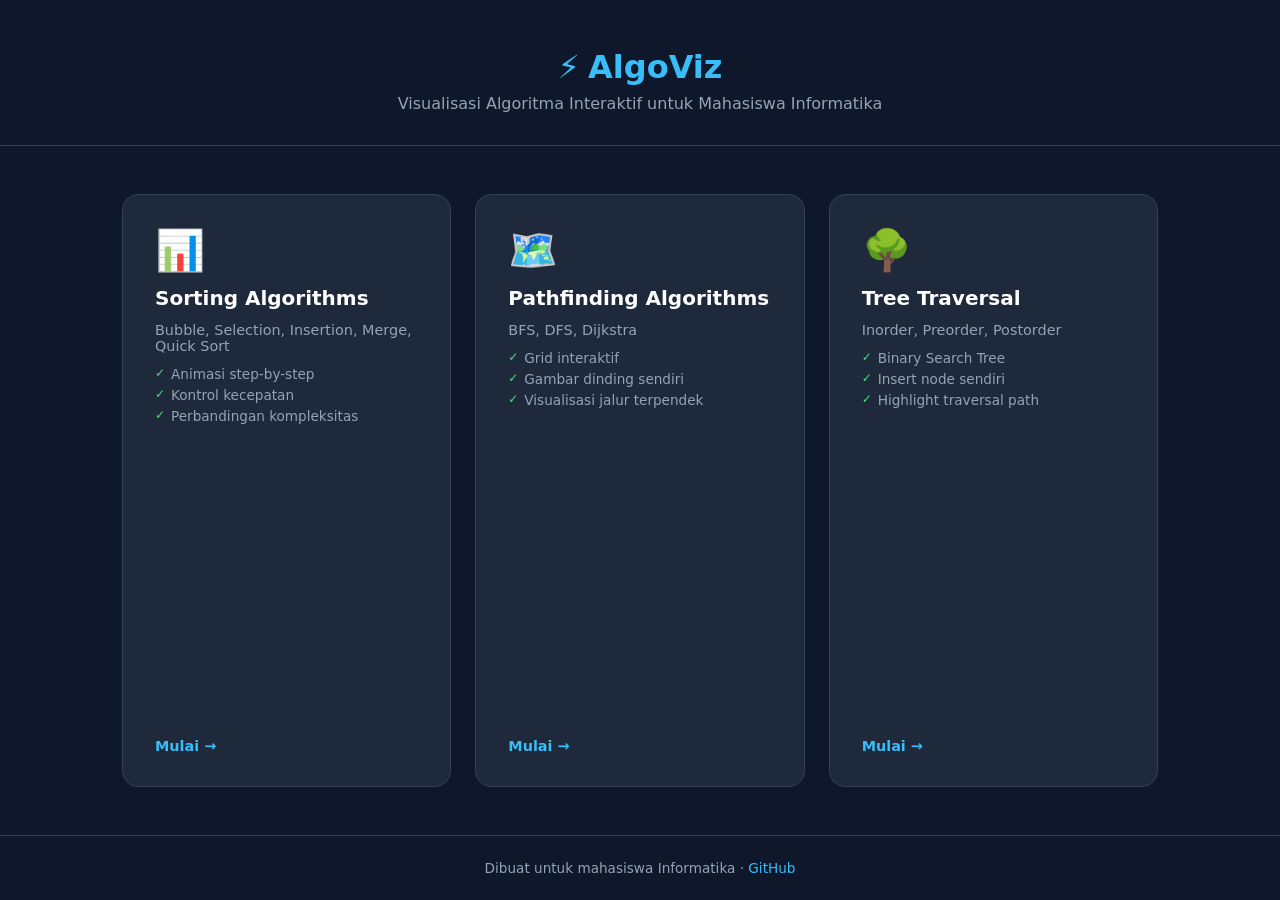
<file: index.html>
<!DOCTYPE html>
<html lang="id">
<head>
  <meta charset="UTF-8"/>
  <meta name="viewport" content="width=device-width, initial-scale=1.0"/>
  <title>Algorithm Visualizer</title>
  <link rel="stylesheet" href="css/style.css"/>
</head>
<body>
  <header>
    <div class="logo">
      <span class="logo-icon">⚡</span>
      <span>AlgoViz</span>
    </div>
    <p class="tagline">Visualisasi Algoritma Interaktif untuk Mahasiswa Informatika</p>
  </header>

  <main class="cards">
    <a href="pages/sorting.html" class="card">
      <div class="card-icon">📊</div>
      <h2>Sorting Algorithms</h2>
      <p>Bubble, Selection, Insertion, Merge, Quick Sort</p>
      <ul>
        <li>Animasi step-by-step</li>
        <li>Kontrol kecepatan</li>
        <li>Perbandingan kompleksitas</li>
      </ul>
      <span class="card-btn">Mulai →</span>
    </a>

    <a href="pages/pathfinding.html" class="card">
      <div class="card-icon">🗺️</div>
      <h2>Pathfinding Algorithms</h2>
      <p>BFS, DFS, Dijkstra</p>
      <ul>
        <li>Grid interaktif</li>
        <li>Gambar dinding sendiri</li>
        <li>Visualisasi jalur terpendek</li>
      </ul>
      <span class="card-btn">Mulai →</span>
    </a>

    <a href="pages/tree.html" class="card">
      <div class="card-icon">🌳</div>
      <h2>Tree Traversal</h2>
      <p>Inorder, Preorder, Postorder</p>
      <ul>
        <li>Binary Search Tree</li>
        <li>Insert node sendiri</li>
        <li>Highlight traversal path</li>
      </ul>
      <span class="card-btn">Mulai →</span>
    </a>
  </main>

  <footer>
    <p>Dibuat untuk mahasiswa Informatika · <a href="https://github.com/moonzyr17/IF3123" target="_blank">GitHub</a></p>
  </footer>
</body>
</html>
</file>
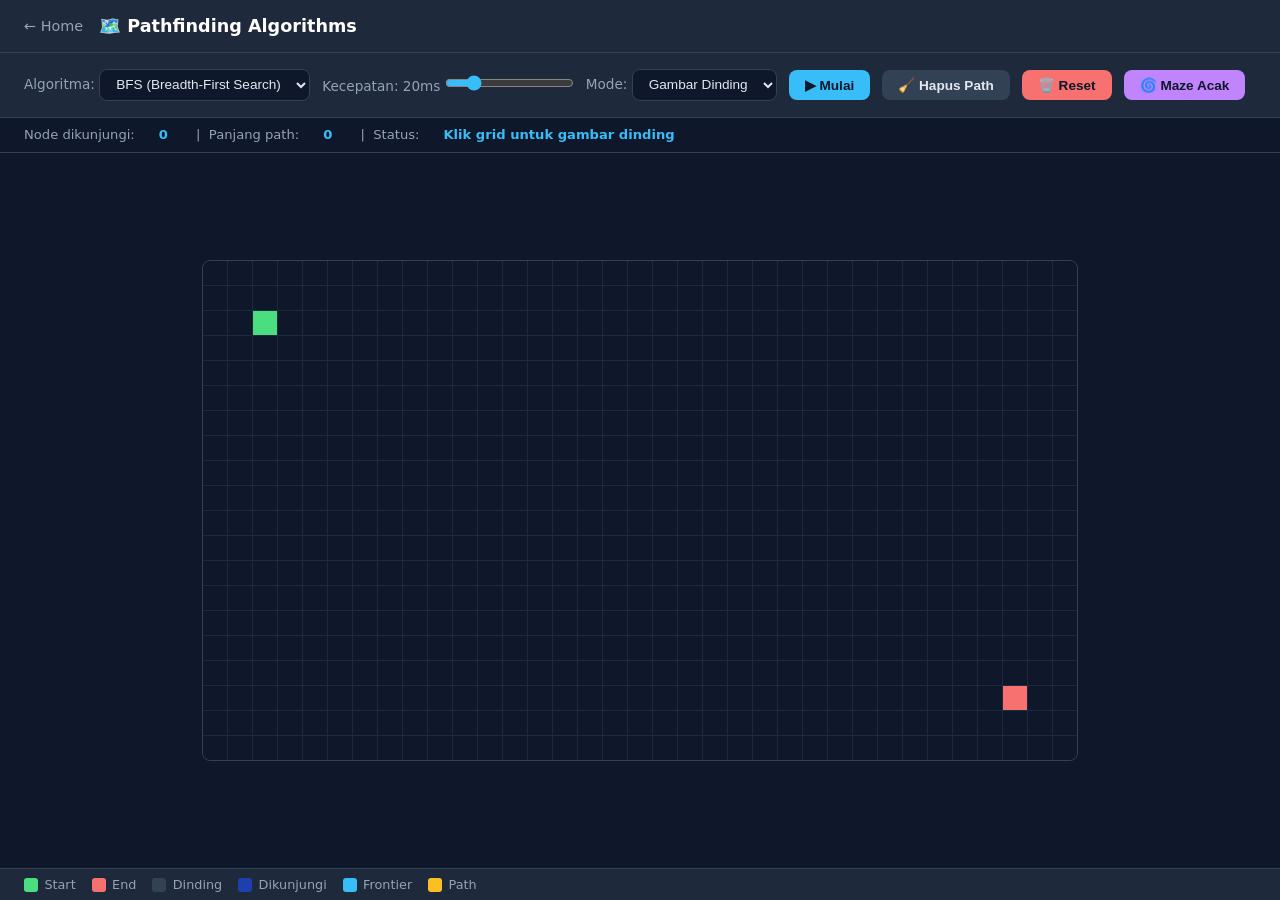
<file: pages/pathfinding.html>
<!DOCTYPE html>
<html lang="id">
<head>
  <meta charset="UTF-8"/>
  <meta name="viewport" content="width=device-width, initial-scale=1.0"/>
  <title>Pathfinding Visualizer · AlgoViz</title>
  <link rel="stylesheet" href="../css/style.css"/>
  <style>
    body { display: flex; flex-direction: column; height: 100vh; overflow: hidden; }
    #grid-container {
      flex: 1;
      display: flex;
      align-items: center;
      justify-content: center;
      padding: 1rem;
      overflow: auto;
    }
    #grid {
      display: inline-grid;
      gap: 1px;
      background: #1e293b;
      border: 1px solid #334155;
      border-radius: 0.5rem;
      overflow: hidden;
    }
    .cell {
      width: 24px;
      height: 24px;
      background: #0f172a;
      cursor: pointer;
      transition: background 0.1s;
    }
    .cell.wall    { background: #334155; }
    .cell.start   { background: #4ade80; }
    .cell.end     { background: #f87171; }
    .cell.visited { background: #1e40af; animation: visitAnim 0.3s ease; }
    .cell.path    { background: #fbbf24; animation: pathAnim 0.3s ease; }
    .cell.frontier{ background: #38bdf8; }
    @keyframes visitAnim {
      0%   { transform: scale(0.3); background: #818cf8; }
      50%  { transform: scale(1.1); }
      100% { transform: scale(1); background: #1e40af; }
    }
    @keyframes pathAnim {
      0%   { transform: scale(0.5); }
      100% { transform: scale(1); }
    }
    .legend {
      display: flex;
      gap: 1rem;
      padding: 0.5rem 1.5rem;
      flex-wrap: wrap;
      font-size: 0.8rem;
      color: #94a3b8;
      border-top: 1px solid #334155;
      background: #1e293b;
    }
    .legend-item { display: flex; align-items: center; gap: 0.4rem; }
    .legend-dot { width: 14px; height: 14px; border-radius: 3px; }
  </style>
</head>
<body>
  <div class="page-header">
    <a href="../index.html">← Home</a>
    <h1>🗺️ Pathfinding Algorithms</h1>
  </div>

  <div class="controls">
    <label>Algoritma:
      <select id="algo">
        <option value="bfs">BFS (Breadth-First Search)</option>
        <option value="dfs">DFS (Depth-First Search)</option>
        <option value="dijkstra">Dijkstra</option>
      </select>
    </label>
    <label>Kecepatan: <span id="speedVal">20</span>ms
      <input type="range" id="speed" min="1" max="100" value="20"/>
    </label>
    <label>Mode:
      <select id="mode">
        <option value="wall">Gambar Dinding</option>
        <option value="start">Pindah Start</option>
        <option value="end">Pindah End</option>
      </select>
    </label>
    <button class="btn btn-primary" onclick="startSearch()">▶ Mulai</button>
    <button class="btn btn-secondary" onclick="clearPath()">🧹 Hapus Path</button>
    <button class="btn btn-red" onclick="clearAll()">🗑️ Reset</button>
    <button class="btn btn-purple" onclick="generateMaze()">🌀 Maze Acak</button>
  </div>

  <div class="info-bar">
    Node dikunjungi: <span id="visitedCount">0</span> &nbsp;|&nbsp;
    Panjang path: <span id="pathLen">0</span> &nbsp;|&nbsp;
    Status: <span id="statusText">Klik grid untuk gambar dinding</span>
  </div>

  <div id="grid-container">
    <div id="grid"></div>
  </div>

  <div class="legend">
    <div class="legend-item"><div class="legend-dot" style="background:#4ade80"></div> Start</div>
    <div class="legend-item"><div class="legend-dot" style="background:#f87171"></div> End</div>
    <div class="legend-item"><div class="legend-dot" style="background:#334155"></div> Dinding</div>
    <div class="legend-item"><div class="legend-dot" style="background:#1e40af"></div> Dikunjungi</div>
    <div class="legend-item"><div class="legend-dot" style="background:#38bdf8"></div> Frontier</div>
    <div class="legend-item"><div class="legend-dot" style="background:#fbbf24"></div> Path</div>
  </div>

  <script>
    const ROWS = 20, COLS = 35;
    let grid = [], startCell = [2, 2], endCell = [ROWS-3, COLS-3];
    let isMouseDown = false, running = false;

    document.getElementById('speed').addEventListener('input', function() {
      document.getElementById('speedVal').textContent = this.value;
    });

    function initGrid() {
      grid = Array.from({length: ROWS}, () => Array(COLS).fill(0));
      renderGrid();
    }

    function renderGrid() {
      const g = document.getElementById('grid');
      g.style.gridTemplateColumns = `repeat(${COLS}, 24px)`;
      g.innerHTML = '';
      for (let r = 0; r < ROWS; r++) {
        for (let c = 0; c < COLS; c++) {
          const cell = document.createElement('div');
          cell.className = 'cell';
          cell.dataset.r = r; cell.dataset.c = c;
          if (r === startCell[0] && c === startCell[1]) cell.classList.add('start');
          else if (r === endCell[0] && c === endCell[1]) cell.classList.add('end');
          else if (grid[r][c] === 1) cell.classList.add('wall');
          cell.addEventListener('mousedown', onMouseDown);
          cell.addEventListener('mouseenter', onMouseEnter);
          g.appendChild(cell);
        }
      }
    }

    function getCell(r, c) {
      return document.querySelector(`.cell[data-r="${r}"][data-c="${c}"]`);
    }

    function onMouseDown(e) {
      if (running) return;
      isMouseDown = true;
      handleCell(e.target);
    }

    function onMouseEnter(e) {
      if (!isMouseDown || running) return;
      handleCell(e.target);
    }

    document.addEventListener('mouseup', () => isMouseDown = false);

    function handleCell(cell) {
      const r = parseInt(cell.dataset.r), c = parseInt(cell.dataset.c);
      const mode = document.getElementById('mode').value;
      if (mode === 'wall') {
        if ((r === startCell[0] && c === startCell[1]) || (r === endCell[0] && c === endCell[1])) return;
        grid[r][c] = grid[r][c] === 1 ? 0 : 1;
        cell.classList.toggle('wall');
      } else if (mode === 'start') {
        const old = getCell(startCell[0], startCell[1]);
        if (old) old.classList.remove('start');
        startCell = [r, c];
        grid[r][c] = 0;
        cell.classList.remove('wall', 'end');
        cell.classList.add('start');
      } else if (mode === 'end') {
        const old = getCell(endCell[0], endCell[1]);
        if (old) old.classList.remove('end');
        endCell = [r, c];
        grid[r][c] = 0;
        cell.classList.remove('wall', 'start');
        cell.classList.add('end');
      }
    }

    function clearPath() {
      document.querySelectorAll('.cell.visited, .cell.path, .cell.frontier').forEach(c => {
        c.classList.remove('visited', 'path', 'frontier');
      });
      document.getElementById('visitedCount').textContent = '0';
      document.getElementById('pathLen').textContent = '0';
      document.getElementById('statusText').textContent = 'Path dihapus';
    }

    function clearAll() {
      grid = Array.from({length: ROWS}, () => Array(COLS).fill(0));
      renderGrid();
      document.getElementById('visitedCount').textContent = '0';
      document.getElementById('pathLen').textContent = '0';
      document.getElementById('statusText').textContent = 'Grid direset';
    }

    function generateMaze() {
      if (running) return;
      grid = Array.from({length: ROWS}, () => Array(COLS).fill(0));
      for (let r = 0; r < ROWS; r++) {
        for (let c = 0; c < COLS; c++) {
          if ((r === startCell[0] && c === startCell[1]) || (r === endCell[0] && c === endCell[1])) continue;
          if (Math.random() < 0.3) grid[r][c] = 1;
        }
      }
      renderGrid();
    }

    function delay(ms) { return new Promise(r => setTimeout(r, ms)); }

    async function startSearch() {
      if (running) return;
      clearPath();
      running = true;
      document.getElementById('statusText').textContent = 'Mencari...';
      const algo = document.getElementById('algo').value;
      let result;
      if (algo === 'bfs') result = await bfs();
      else if (algo === 'dfs') result = await dfs();
      else if (algo === 'dijkstra') result = await dijkstra();

      if (result) {
        await animatePath(result);
        document.getElementById('pathLen').textContent = result.length;
        document.getElementById('statusText').textContent = `✅ Path ditemukan! (${result.length} langkah)`;
      } else {
        document.getElementById('statusText').textContent = '❌ Path tidak ditemukan!';
      }
      running = false;
    }

    const dirs = [[-1,0],[1,0],[0,-1],[0,1]];

    function inBounds(r, c) { return r >= 0 && r < ROWS && c >= 0 && c < COLS; }

    async function bfs() {
      const visited = Array.from({length: ROWS}, () => Array(COLS).fill(false));
      const prev = Array.from({length: ROWS}, () => Array(COLS).fill(null));
      const queue = [[...startCell]];
      visited[startCell[0]][startCell[1]] = true;
      const spd = parseInt(document.getElementById('speed').value);
      let visitedCount = 0;

      while (queue.length) {
        const [r, c] = queue.shift();
        if (r === endCell[0] && c === endCell[1]) return buildPath(prev);
        for (const [dr, dc] of dirs) {
          const nr = r+dr, nc = c+dc;
          if (!inBounds(nr, nc) || visited[nr][nc] || grid[nr][nc] === 1) continue;
          visited[nr][nc] = true;
          prev[nr][nc] = [r, c];
          queue.push([nr, nc]);
          if (!(nr === endCell[0] && nc === endCell[1]) && !(nr === startCell[0] && nc === startCell[1])) {
            getCell(nr, nc)?.classList.add('visited');
            visitedCount++;
            document.getElementById('visitedCount').textContent = visitedCount;
          }
          await delay(spd);
        }
      }
      return null;
    }

    async function dfs() {
      const visited = Array.from({length: ROWS}, () => Array(COLS).fill(false));
      const prev = Array.from({length: ROWS}, () => Array(COLS).fill(null));
      const stack = [[...startCell]];
      const spd = parseInt(document.getElementById('speed').value);
      let visitedCount = 0;

      while (stack.length) {
        const [r, c] = stack.pop();
        if (visited[r][c]) continue;
        visited[r][c] = true;
        if (r === endCell[0] && c === endCell[1]) return buildPath(prev);
        if (!(r === startCell[0] && c === startCell[1])) {
          getCell(r, c)?.classList.add('visited');
          visitedCount++;
          document.getElementById('visitedCount').textContent = visitedCount;
        }
        await delay(spd);
        for (const [dr, dc] of dirs) {
          const nr = r+dr, nc = c+dc;
          if (!inBounds(nr, nc) || visited[nr][nc] || grid[nr][nc] === 1) continue;
          prev[nr][nc] = [r, c];
          stack.push([nr, nc]);
        }
      }
      return null;
    }

    async function dijkstra() {
      const dist = Array.from({length: ROWS}, () => Array(COLS).fill(Infinity));
      const prev = Array.from({length: ROWS}, () => Array(COLS).fill(null));
      dist[startCell[0]][startCell[1]] = 0;
      const pq = [[0, ...startCell]];
      const spd = parseInt(document.getElementById('speed').value);
      let visitedCount = 0;

      while (pq.length) {
        pq.sort((a, b) => a[0] - b[0]);
        const [d, r, c] = pq.shift();
        if (d > dist[r][c]) continue;
        if (r === endCell[0] && c === endCell[1]) return buildPath(prev);
        if (!(r === startCell[0] && c === startCell[1])) {
          getCell(r, c)?.classList.add('visited');
          visitedCount++;
          document.getElementById('visitedCount').textContent = visitedCount;
        }
        await delay(spd);
        for (const [dr, dc] of dirs) {
          const nr = r+dr, nc = c+dc;
          if (!inBounds(nr, nc) || grid[nr][nc] === 1) continue;
          const nd = d + 1;
          if (nd < dist[nr][nc]) {
            dist[nr][nc] = nd;
            prev[nr][nc] = [r, c];
            pq.push([nd, nr, nc]);
          }
        }
      }
      return null;
    }

    function buildPath(prev) {
      const path = [];
      let cur = [...endCell];
      while (cur && !(cur[0] === startCell[0] && cur[1] === startCell[1])) {
        path.unshift(cur);
        cur = prev[cur[0]][cur[1]];
      }
      return path;
    }

    async function animatePath(path) {
      for (const [r, c] of path) {
        if (r === endCell[0] && c === endCell[1]) continue;
        const cell = getCell(r, c);
        if (cell) { cell.classList.remove('visited'); cell.classList.add('path'); }
        await delay(30);
      }
    }

    initGrid();
  </script>
</body>
</html>
</file>
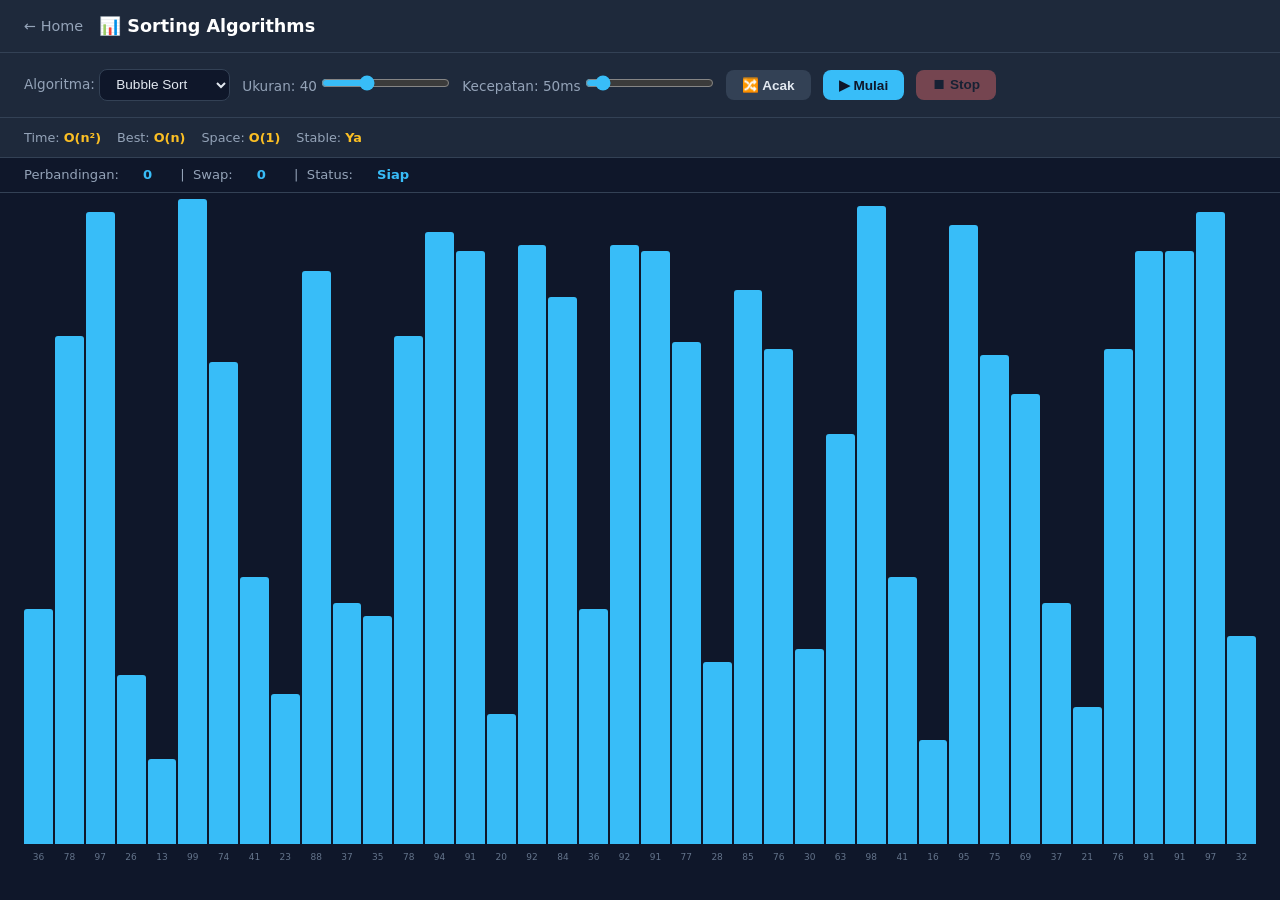
<file: pages/sorting.html>
<!DOCTYPE html>
<html lang="id">
<head>
  <meta charset="UTF-8"/>
  <meta name="viewport" content="width=device-width, initial-scale=1.0"/>
  <title>Sorting Visualizer · AlgoViz</title>
  <link rel="stylesheet" href="../css/style.css"/>
  <style>
    body { display: flex; flex-direction: column; height: 100vh; overflow: hidden; }
    #canvas-area {
      flex: 1;
      display: flex;
      align-items: flex-end;
      justify-content: center;
      padding: 1.5rem;
      gap: 2px;
      overflow: hidden;
    }
    .bar {
      flex: 1;
      max-width: 40px;
      border-radius: 3px 3px 0 0;
      transition: height 0.05s;
      position: relative;
    }
    .bar.default  { background: #38bdf8; }
    .bar.compare  { background: #fbbf24; }
    .bar.swap     { background: #f87171; }
    .bar.sorted   { background: #4ade80; }
    .bar.pivot    { background: #c084fc; }
    .bar-label {
      position: absolute;
      bottom: -18px;
      left: 50%;
      transform: translateX(-50%);
      font-size: 9px;
      color: #64748b;
    }
    #status {
      text-align: center;
      padding: 0.5rem;
      font-size: 0.85rem;
      color: #94a3b8;
      min-height: 2rem;
    }
  </style>
</head>
<body>
  <div class="page-header">
    <a href="../index.html">← Home</a>
    <h1>📊 Sorting Algorithms</h1>
  </div>

  <div class="controls">
    <label>Algoritma:
      <select id="algo">
        <option value="bubble">Bubble Sort</option>
        <option value="selection">Selection Sort</option>
        <option value="insertion">Insertion Sort</option>
        <option value="merge">Merge Sort</option>
        <option value="quick">Quick Sort</option>
      </select>
    </label>
    <label>Ukuran: <span id="sizeVal">40</span>
      <input type="range" id="size" min="10" max="100" value="40"/>
    </label>
    <label>Kecepatan: <span id="speedVal">50</span>ms
      <input type="range" id="speed" min="5" max="500" value="50"/>
    </label>
    <button class="btn btn-secondary" id="randomBtn" onclick="generateArray()">🔀 Acak</button>
    <button class="btn btn-primary" id="startBtn" onclick="startSort()">▶ Mulai</button>
    <button class="btn btn-red" id="stopBtn" onclick="stopSort()" disabled>⏹ Stop</button>
  </div>

  <div class="complexity" id="complexityBar">
    <span class="complexity-item">Time: <b>O(n²)</b></span>
    <span class="complexity-item">Best: <b>O(n)</b></span>
    <span class="complexity-item">Space: <b>O(1)</b></span>
    <span class="complexity-item">Stable: <b>Ya</b></span>
  </div>

  <div class="info-bar">
    Perbandingan: <span id="cmpCount">0</span> &nbsp;|&nbsp;
    Swap: <span id="swapCount">0</span> &nbsp;|&nbsp;
    Status: <span id="statusText">Siap</span>
  </div>

  <div id="canvas-area"></div>
  <div id="status"></div>

  <script>
    let arr = [], bars = [], running = false, stopFlag = false;
    let cmp = 0, swaps = 0;

    const complexities = {
      bubble:    { time: 'O(n²)', best: 'O(n)', space: 'O(1)', stable: 'Ya' },
      selection: { time: 'O(n²)', best: 'O(n²)', space: 'O(1)', stable: 'Tidak' },
      insertion: { time: 'O(n²)', best: 'O(n)', space: 'O(1)', stable: 'Ya' },
      merge:     { time: 'O(n log n)', best: 'O(n log n)', space: 'O(n)', stable: 'Ya' },
      quick:     { time: 'O(n log n)', best: 'O(n log n)', space: 'O(log n)', stable: 'Tidak' },
    };

    document.getElementById('size').addEventListener('input', function() {
      document.getElementById('sizeVal').textContent = this.value;
      if (!running) generateArray();
    });
    document.getElementById('speed').addEventListener('input', function() {
      document.getElementById('speedVal').textContent = this.value;
    });
    document.getElementById('algo').addEventListener('change', function() {
      updateComplexity(this.value);
      if (!running) generateArray();
    });

    function updateComplexity(algo) {
      const c = complexities[algo];
      document.getElementById('complexityBar').innerHTML =
        `<span class="complexity-item">Time: <b>${c.time}</b></span>
         <span class="complexity-item">Best: <b>${c.best}</b></span>
         <span class="complexity-item">Space: <b>${c.space}</b></span>
         <span class="complexity-item">Stable: <b>${c.stable}</b></span>`;
    }

    function generateArray() {
      const n = parseInt(document.getElementById('size').value);
      arr = Array.from({length: n}, () => Math.floor(Math.random() * 90) + 10);
      renderBars();
      resetStats();
    }

    function renderBars() {
      const area = document.getElementById('canvas-area');
      area.innerHTML = '';
      bars = [];
      const maxVal = Math.max(...arr);
      const areaH = area.clientHeight - 30;
      arr.forEach((v, i) => {
        const bar = document.createElement('div');
        bar.className = 'bar default';
        bar.style.height = `${(v / maxVal) * areaH}px`;
        if (arr.length <= 50) {
          const lbl = document.createElement('span');
          lbl.className = 'bar-label';
          lbl.textContent = v;
          bar.appendChild(lbl);
        }
        area.appendChild(bar);
        bars.push(bar);
      });
    }

    function resetStats() {
      cmp = 0; swaps = 0;
      document.getElementById('cmpCount').textContent = '0';
      document.getElementById('swapCount').textContent = '0';
      document.getElementById('statusText').textContent = 'Siap';
      document.getElementById('status').textContent = '';
    }

    function setColor(indices, cls) {
      indices.forEach(i => {
        if (bars[i]) {
          bars[i].className = 'bar ' + cls;
        }
      });
    }

    function updateBar(i) {
      const maxVal = Math.max(...arr);
      const area = document.getElementById('canvas-area');
      const areaH = area.clientHeight - 30;
      bars[i].style.height = `${(arr[i] / maxVal) * areaH}px`;
      if (arr.length <= 50) {
        const lbl = bars[i].querySelector('.bar-label');
        if (lbl) lbl.textContent = arr[i];
      }
    }

    function delay() {
      return new Promise(r => setTimeout(r, parseInt(document.getElementById('speed').value)));
    }

    async function startSort() {
      if (running) return;
      running = true; stopFlag = false;
      document.getElementById('startBtn').disabled = true;
      document.getElementById('stopBtn').disabled = false;
      document.getElementById('randomBtn').disabled = true;
      document.getElementById('statusText').textContent = 'Berjalan...';
      resetStats();

      const algo = document.getElementById('algo').value;
      if (algo === 'bubble') await bubbleSort();
      else if (algo === 'selection') await selectionSort();
      else if (algo === 'insertion') await insertionSort();
      else if (algo === 'merge') await mergeSort(0, arr.length - 1);
      else if (algo === 'quick') await quickSort(0, arr.length - 1);

      if (!stopFlag) {
        bars.forEach((b, i) => setColor([i], 'sorted'));
        document.getElementById('statusText').textContent = '✅ Selesai!';
        document.getElementById('status').textContent = `Selesai dalam ${cmp} perbandingan dan ${swaps} swap.`;
      }
      running = false;
      document.getElementById('startBtn').disabled = false;
      document.getElementById('stopBtn').disabled = true;
      document.getElementById('randomBtn').disabled = false;
    }

    function stopSort() {
      stopFlag = true;
      document.getElementById('statusText').textContent = 'Dihentikan';
      bars.forEach((b, i) => setColor([i], 'default'));
    }

    async function bubbleSort() {
      const n = arr.length;
      for (let i = 0; i < n - 1; i++) {
        for (let j = 0; j < n - i - 1; j++) {
          if (stopFlag) return;
          setColor([j, j+1], 'compare'); cmp++;
          document.getElementById('cmpCount').textContent = cmp;
          await delay();
          if (arr[j] > arr[j+1]) {
            [arr[j], arr[j+1]] = [arr[j+1], arr[j]];
            setColor([j, j+1], 'swap'); swaps++;
            document.getElementById('swapCount').textContent = swaps;
            updateBar(j); updateBar(j+1);
            await delay();
          }
          setColor([j, j+1], 'default');
        }
        setColor([n-i-1], 'sorted');
      }
    }

    async function selectionSort() {
      const n = arr.length;
      for (let i = 0; i < n - 1; i++) {
        let minIdx = i;
        setColor([i], 'pivot');
        for (let j = i + 1; j < n; j++) {
          if (stopFlag) return;
          setColor([j], 'compare'); cmp++;
          document.getElementById('cmpCount').textContent = cmp;
          await delay();
          if (arr[j] < arr[minIdx]) {
            if (minIdx !== i) setColor([minIdx], 'default');
            minIdx = j;
            setColor([minIdx], 'pivot');
          } else {
            setColor([j], 'default');
          }
        }
        if (minIdx !== i) {
          [arr[i], arr[minIdx]] = [arr[minIdx], arr[i]];
          setColor([i, minIdx], 'swap'); swaps++;
          document.getElementById('swapCount').textContent = swaps;
          updateBar(i); updateBar(minIdx);
          await delay();
        }
        setColor([i, minIdx], 'sorted');
      }
      setColor([n-1], 'sorted');
    }

    async function insertionSort() {
      const n = arr.length;
      setColor([0], 'sorted');
      for (let i = 1; i < n; i++) {
        if (stopFlag) return;
        let key = arr[i], j = i - 1;
        setColor([i], 'compare');
        await delay();
        while (j >= 0 && arr[j] > key) {
          if (stopFlag) return;
          cmp++; document.getElementById('cmpCount').textContent = cmp;
          arr[j+1] = arr[j];
          setColor([j, j+1], 'swap'); swaps++;
          document.getElementById('swapCount').textContent = swaps;
          updateBar(j+1);
          await delay();
          setColor([j+1], 'sorted');
          j--;
        }
        arr[j+1] = key;
        updateBar(j+1);
        setColor([j+1], 'sorted');
      }
    }

    async function mergeSort(l, r) {
      if (stopFlag || l >= r) return;
      const m = Math.floor((l + r) / 2);
      await mergeSort(l, m);
      await mergeSort(m+1, r);
      await merge(l, m, r);
    }

    async function merge(l, m, r) {
      const left = arr.slice(l, m+1), right = arr.slice(m+1, r+1);
      let i = 0, j = 0, k = l;
      while (i < left.length && j < right.length) {
        if (stopFlag) return;
        setColor([k], 'compare'); cmp++;
        document.getElementById('cmpCount').textContent = cmp;
        await delay();
        if (left[i] <= right[j]) { arr[k] = left[i++]; }
        else { arr[k] = right[j++]; swaps++; document.getElementById('swapCount').textContent = swaps; }
        updateBar(k);
        setColor([k], 'sorted');
        k++;
      }
      while (i < left.length) { arr[k] = left[i++]; updateBar(k); setColor([k], 'sorted'); k++; }
      while (j < right.length) { arr[k] = right[j++]; updateBar(k); setColor([k], 'sorted'); k++; }
    }

    async function quickSort(low, high) {
      if (stopFlag || low >= high) return;
      const pi = await partition(low, high);
      await quickSort(low, pi - 1);
      await quickSort(pi + 1, high);
    }

    async function partition(low, high) {
      const pivot = arr[high];
      setColor([high], 'pivot');
      let i = low - 1;
      for (let j = low; j < high; j++) {
        if (stopFlag) return i+1;
        setColor([j], 'compare'); cmp++;
        document.getElementById('cmpCount').textContent = cmp;
        await delay();
        if (arr[j] < pivot) {
          i++;
          [arr[i], arr[j]] = [arr[j], arr[i]];
          setColor([i, j], 'swap'); swaps++;
          document.getElementById('swapCount').textContent = swaps;
          updateBar(i); updateBar(j);
          await delay();
        }
        setColor([j], 'default');
      }
      [arr[i+1], arr[high]] = [arr[high], arr[i+1]];
      updateBar(i+1); updateBar(high);
      setColor([i+1], 'sorted');
      setColor([high], 'default');
      return i + 1;
    }

    // Init
    generateArray();
  </script>
</body>
</html>
</file>
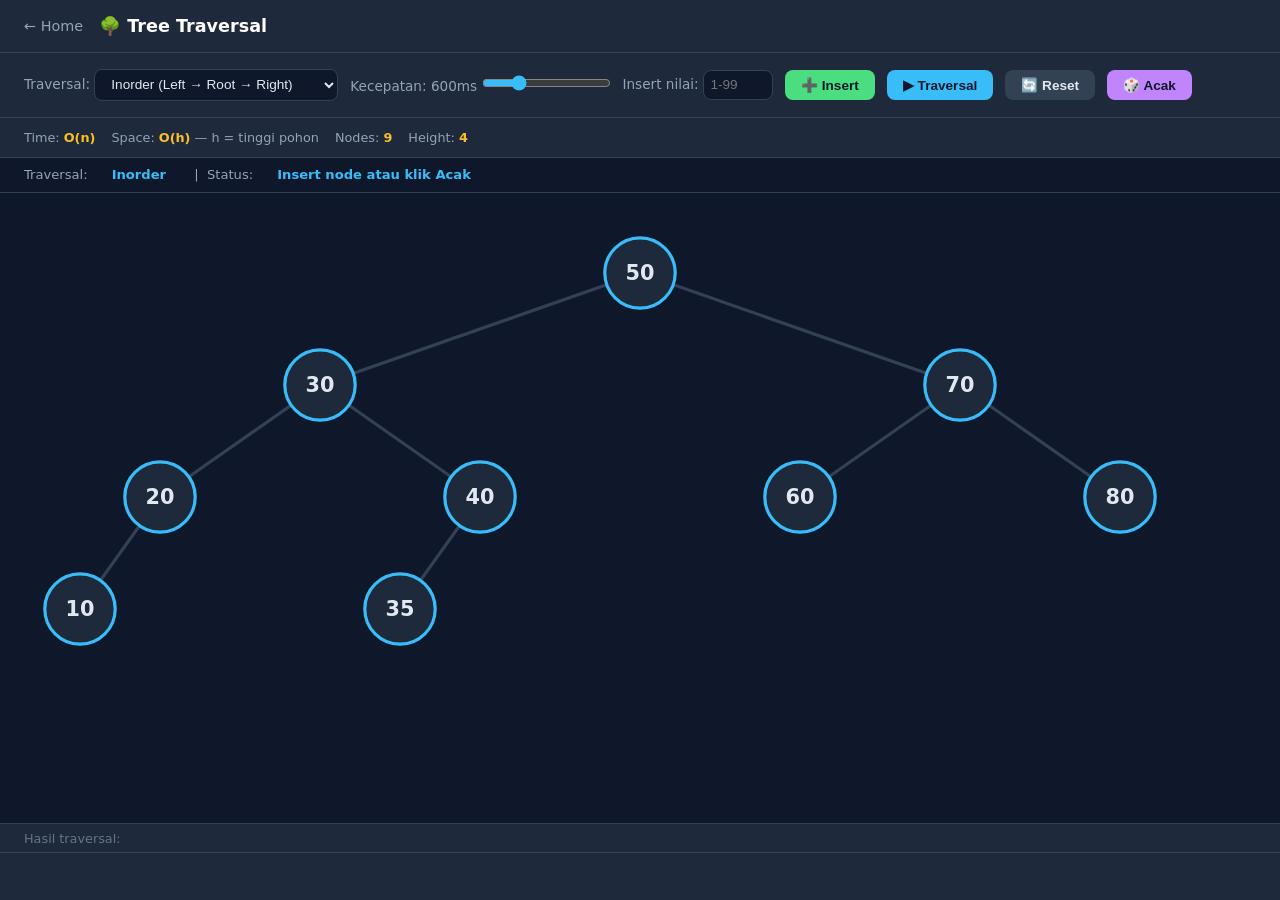
<file: pages/tree.html>
<!DOCTYPE html>
<html lang="id">
<head>
  <meta charset="UTF-8"/>
  <meta name="viewport" content="width=device-width, initial-scale=1.0"/>
  <title>Tree Traversal · AlgoViz</title>
  <link rel="stylesheet" href="../css/style.css"/>
  <style>
    body { display: flex; flex-direction: column; height: 100vh; overflow: hidden; }
    #tree-container {
      flex: 1;
      overflow: auto;
      position: relative;
      background: #0f172a;
    }
    #tree-svg {
      width: 100%;
      min-height: 400px;
    }
    .node-circle {
      fill: #1e293b;
      stroke: #38bdf8;
      stroke-width: 2;
      transition: fill 0.3s;
      cursor: pointer;
    }
    .node-circle.active   { fill: #fbbf24; stroke: #fbbf24; }
    .node-circle.visited  { fill: #1e40af; stroke: #818cf8; }
    .node-circle.current  { fill: #f87171; stroke: #f87171; }
    .node-text {
      fill: #e2e8f0;
      font-size: 13px;
      font-weight: 700;
      text-anchor: middle;
      dominant-baseline: central;
      pointer-events: none;
    }
    .edge { stroke: #334155; stroke-width: 2; }
    .edge.active { stroke: #38bdf8; stroke-width: 2.5; }
    #traversal-result {
      display: flex;
      flex-wrap: wrap;
      gap: 0.4rem;
      padding: 0.75rem 1.5rem;
      background: #1e293b;
      border-top: 1px solid #334155;
      min-height: 3rem;
      align-items: center;
    }
    .result-node {
      padding: 0.2rem 0.6rem;
      border-radius: 0.4rem;
      background: #0f172a;
      border: 1px solid #334155;
      font-size: 0.85rem;
      color: #94a3b8;
      transition: all 0.3s;
    }
    .result-node.active {
      background: #fbbf24;
      color: #0f172a;
      border-color: #fbbf24;
      font-weight: 700;
    }
    .result-node.done {
      background: #1e40af;
      color: #e2e8f0;
      border-color: #818cf8;
    }
  </style>
</head>
<body>
  <div class="page-header">
    <a href="../index.html">← Home</a>
    <h1>🌳 Tree Traversal</h1>
  </div>

  <div class="controls">
    <label>Traversal:
      <select id="algo">
        <option value="inorder">Inorder (Left → Root → Right)</option>
        <option value="preorder">Preorder (Root → Left → Right)</option>
        <option value="postorder">Postorder (Left → Right → Root)</option>
        <option value="levelorder">Level Order (BFS)</option>
      </select>
    </label>
    <label>Kecepatan: <span id="speedVal">600</span>ms
      <input type="range" id="speed" min="100" max="2000" value="600" step="100"/>
    </label>
    <label>Insert nilai:
      <input type="number" id="insertVal" min="1" max="99" placeholder="1-99"
        style="width:70px; background:#0f172a; border:1px solid #334155; color:#e2e8f0; padding:0.4rem; border-radius:0.5rem; font-size:0.85rem;"/>
    </label>
    <button class="btn btn-green" onclick="insertNode()">➕ Insert</button>
    <button class="btn btn-primary" onclick="startTraversal()">▶ Traversal</button>
    <button class="btn btn-secondary" onclick="resetTree()">🔄 Reset</button>
    <button class="btn btn-purple" onclick="randomTree()">🎲 Acak</button>
  </div>

  <div class="complexity">
    <span class="complexity-item">Time: <b>O(n)</b></span>
    <span class="complexity-item">Space: <b>O(h)</b> — h = tinggi pohon</span>
    <span class="complexity-item">Nodes: <b id="nodeCount">0</b></span>
    <span class="complexity-item">Height: <b id="treeHeight">0</b></span>
  </div>

  <div class="info-bar">
    Traversal: <span id="algoName">Inorder</span> &nbsp;|&nbsp;
    Status: <span id="statusText">Insert node atau klik Acak</span>
  </div>

  <div id="tree-container">
    <svg id="tree-svg"></svg>
  </div>

  <div style="padding:0.4rem 1.5rem; font-size:0.8rem; color:#64748b; background:#1e293b; border-top:1px solid #334155;">
    Hasil traversal:
  </div>
  <div id="traversal-result"></div>

  <script>
    class TreeNode {
      constructor(val) {
        this.val = val;
        this.left = null;
        this.right = null;
        this.x = 0; this.y = 0;
      }
    }

    let root = null, running = false;
    const NODE_R = 22, LEVEL_H = 70;

    document.getElementById('speed').addEventListener('input', function() {
      document.getElementById('speedVal').textContent = this.value;
    });

    document.getElementById('insertVal').addEventListener('keydown', function(e) {
      if (e.key === 'Enter') insertNode();
    });

    function insert(node, val) {
      if (!node) return new TreeNode(val);
      if (val < node.val) node.left = insert(node.left, val);
      else if (val > node.val) node.right = insert(node.right, val);
      return node;
    }

    function insertNode() {
      if (running) return;
      const v = parseInt(document.getElementById('insertVal').value);
      if (isNaN(v) || v < 1 || v > 99) return;
      root = insert(root, v);
      document.getElementById('insertVal').value = '';
      renderTree();
      updateStats();
    }

    function resetTree() {
      if (running) return;
      root = null;
      document.getElementById('traversal-result').innerHTML = '';
      document.getElementById('statusText').textContent = 'Insert node atau klik Acak';
      renderTree();
      updateStats();
    }

    function randomTree() {
      if (running) return;
      root = null;
      const vals = Array.from({length: 10}, () => Math.floor(Math.random()*90)+5);
      const unique = [...new Set(vals)].slice(0, 9);
      unique.forEach(v => root = insert(root, v));
      document.getElementById('traversal-result').innerHTML = '';
      renderTree();
      updateStats();
    }

    function treeHeight(node) {
      if (!node) return 0;
      return 1 + Math.max(treeHeight(node.left), treeHeight(node.right));
    }

    function countNodes(node) {
      if (!node) return 0;
      return 1 + countNodes(node.left) + countNodes(node.right);
    }

    function updateStats() {
      document.getElementById('nodeCount').textContent = countNodes(root);
      document.getElementById('treeHeight').textContent = treeHeight(root);
    }

    // Layout: assign x,y to each node
    let nodeMap = {};
    function assignPositions(node, depth, left, right) {
      if (!node) return;
      const mid = (left + right) / 2;
      node.x = mid;
      node.y = depth * LEVEL_H + 50;
      nodeMap[node.val] = node;
      assignPositions(node.left, depth+1, left, mid);
      assignPositions(node.right, depth+1, mid, right);
    }

    function renderTree() {
      const svg = document.getElementById('tree-svg');
      svg.innerHTML = '';
      if (!root) return;

      const h = treeHeight(root);
      const width = Math.max(600, Math.pow(2, h) * 50);
      const height = h * LEVEL_H + 100;
      svg.setAttribute('viewBox', `0 0 ${width} ${height}`);
      svg.style.minHeight = height + 'px';

      nodeMap = {};
      assignPositions(root, 0, 0, width);
      drawEdges(svg, root);
      drawNodes(svg, root);
    }

    function drawEdges(svg, node) {
      if (!node) return;
      if (node.left) {
        const line = document.createElementNS('http://www.w3.org/2000/svg', 'line');
        line.setAttribute('x1', node.x); line.setAttribute('y1', node.y);
        line.setAttribute('x2', node.left.x); line.setAttribute('y2', node.left.y);
        line.setAttribute('class', 'edge');
        line.id = `edge-${node.val}-${node.left.val}`;
        svg.appendChild(line);
        drawEdges(svg, node.left);
      }
      if (node.right) {
        const line = document.createElementNS('http://www.w3.org/2000/svg', 'line');
        line.setAttribute('x1', node.x); line.setAttribute('y1', node.y);
        line.setAttribute('x2', node.right.x); line.setAttribute('y2', node.right.y);
        line.setAttribute('class', 'edge');
        line.id = `edge-${node.val}-${node.right.val}`;
        svg.appendChild(line);
        drawEdges(svg, node.right);
      }
    }

    function drawNodes(svg, node) {
      if (!node) return;
      const g = document.createElementNS('http://www.w3.org/2000/svg', 'g');
      const circle = document.createElementNS('http://www.w3.org/2000/svg', 'circle');
      circle.setAttribute('cx', node.x); circle.setAttribute('cy', node.y);
      circle.setAttribute('r', NODE_R);
      circle.setAttribute('class', 'node-circle');
      circle.id = `node-${node.val}`;
      const text = document.createElementNS('http://www.w3.org/2000/svg', 'text');
      text.setAttribute('x', node.x); text.setAttribute('y', node.y);
      text.setAttribute('class', 'node-text');
      text.textContent = node.val;
      g.appendChild(circle); g.appendChild(text);
      svg.appendChild(g);
      drawNodes(svg, node.left);
      drawNodes(svg, node.right);
    }

    function highlightNode(val, cls) {
      const el = document.getElementById(`node-${val}`);
      if (el) el.className.baseVal = `node-circle ${cls}`;
    }

    function delay() {
      return new Promise(r => setTimeout(r, parseInt(document.getElementById('speed').value)));
    }

    async function startTraversal() {
      if (running || !root) return;
      running = true;
      // Reset visuals
      renderTree();
      document.getElementById('traversal-result').innerHTML = '';
      const algo = document.getElementById('algo').value;
      const names = { inorder: 'Inorder', preorder: 'Preorder', postorder: 'Postorder', levelorder: 'Level Order' };
      document.getElementById('algoName').textContent = names[algo];
      document.getElementById('statusText').textContent = 'Berjalan...';

      const order = [];
      if (algo === 'inorder') collectInorder(root, order);
      else if (algo === 'preorder') collectPreorder(root, order);
      else if (algo === 'postorder') collectPostorder(root, order);
      else collectLevelOrder(root, order);

      // Build result nodes
      const resultDiv = document.getElementById('traversal-result');
      order.forEach((v, i) => {
        const span = document.createElement('span');
        span.className = 'result-node';
        span.id = `result-${i}`;
        span.textContent = v;
        resultDiv.appendChild(span);
      });

      // Animate
      for (let i = 0; i < order.length; i++) {
        const v = order[i];
        highlightNode(v, 'current');
        const rn = document.getElementById(`result-${i}`);
        if (rn) rn.classList.add('active');
        await delay();
        highlightNode(v, 'visited');
        if (rn) { rn.classList.remove('active'); rn.classList.add('done'); }
      }

      document.getElementById('statusText').textContent = `✅ Selesai! ${order.length} node dikunjungi`;
      running = false;
    }

    function collectInorder(node, arr) {
      if (!node) return;
      collectInorder(node.left, arr);
      arr.push(node.val);
      collectInorder(node.right, arr);
    }

    function collectPreorder(node, arr) {
      if (!node) return;
      arr.push(node.val);
      collectPreorder(node.left, arr);
      collectPreorder(node.right, arr);
    }

    function collectPostorder(node, arr) {
      if (!node) return;
      collectPostorder(node.left, arr);
      collectPostorder(node.right, arr);
      arr.push(node.val);
    }

    function collectLevelOrder(node, arr) {
      if (!node) return;
      const q = [node];
      while (q.length) {
        const cur = q.shift();
        arr.push(cur.val);
        if (cur.left) q.push(cur.left);
        if (cur.right) q.push(cur.right);
      }
    }

    // Init with sample tree
    [50, 30, 70, 20, 40, 60, 80, 10, 35].forEach(v => root = insert(root, v));
    renderTree();
    updateStats();
  </script>
</body>
</html>
</file>
<file: css/style.css>
* { box-sizing: border-box; margin: 0; padding: 0; }

:root {
  --bg: #0f172a;
  --surface: #1e293b;
  --border: #334155;
  --text: #e2e8f0;
  --muted: #94a3b8;
  --accent: #38bdf8;
  --accent2: #818cf8;
  --green: #4ade80;
  --yellow: #fbbf24;
  --red: #f87171;
  --purple: #c084fc;
}

body {
  background: var(--bg);
  color: var(--text);
  font-family: 'Segoe UI', system-ui, sans-serif;
  min-height: 100vh;
  display: flex;
  flex-direction: column;
}

/* Header */
header {
  text-align: center;
  padding: 3rem 1rem 2rem;
  border-bottom: 1px solid var(--border);
}

.logo {
  font-size: 2rem;
  font-weight: 800;
  color: var(--accent);
  display: flex;
  align-items: center;
  justify-content: center;
  gap: 0.5rem;
  margin-bottom: 0.5rem;
}

.logo-icon { font-size: 2rem; }

.tagline {
  color: var(--muted);
  font-size: 1rem;
}

/* Cards */
.cards {
  display: grid;
  grid-template-columns: repeat(auto-fit, minmax(280px, 1fr));
  gap: 1.5rem;
  padding: 3rem 2rem;
  max-width: 1100px;
  margin: 0 auto;
  width: 100%;
  flex: 1;
}

.card {
  background: var(--surface);
  border: 1px solid var(--border);
  border-radius: 1rem;
  padding: 2rem;
  text-decoration: none;
  color: var(--text);
  transition: transform 0.2s, border-color 0.2s, box-shadow 0.2s;
  display: flex;
  flex-direction: column;
  gap: 0.75rem;
}

.card:hover {
  transform: translateY(-4px);
  border-color: var(--accent);
  box-shadow: 0 8px 32px #38bdf820;
}

.card-icon { font-size: 2.5rem; }

.card h2 {
  font-size: 1.25rem;
  font-weight: 700;
  color: white;
}

.card p { color: var(--muted); font-size: 0.9rem; }

.card ul {
  list-style: none;
  display: flex;
  flex-direction: column;
  gap: 0.3rem;
  flex: 1;
}

.card ul li {
  color: var(--muted);
  font-size: 0.85rem;
  padding-left: 1rem;
  position: relative;
}

.card ul li::before {
  content: '✓';
  position: absolute;
  left: 0;
  color: var(--green);
  font-size: 0.75rem;
}

.card-btn {
  display: inline-block;
  margin-top: 0.5rem;
  color: var(--accent);
  font-weight: 600;
  font-size: 0.9rem;
}

/* Footer */
footer {
  text-align: center;
  padding: 1.5rem;
  border-top: 1px solid var(--border);
  color: var(--muted);
  font-size: 0.85rem;
}

footer a { color: var(--accent); text-decoration: none; }

/* ===== SHARED PAGE STYLES ===== */
.page-header {
  display: flex;
  align-items: center;
  gap: 1rem;
  padding: 1rem 1.5rem;
  border-bottom: 1px solid var(--border);
  background: var(--surface);
}

.page-header a {
  color: var(--muted);
  text-decoration: none;
  font-size: 0.9rem;
}

.page-header a:hover { color: var(--accent); }

.page-header h1 {
  font-size: 1.1rem;
  font-weight: 700;
  color: white;
}

.controls {
  display: flex;
  flex-wrap: wrap;
  gap: 0.75rem;
  align-items: center;
  padding: 1rem 1.5rem;
  background: var(--surface);
  border-bottom: 1px solid var(--border);
}

.controls label { color: var(--muted); font-size: 0.85rem; }

.controls input[type=range] { accent-color: var(--accent); cursor: pointer; }

.controls select {
  background: var(--bg);
  border: 1px solid var(--border);
  color: var(--text);
  padding: 0.4rem 0.75rem;
  border-radius: 0.5rem;
  font-size: 0.85rem;
  cursor: pointer;
}

.btn {
  padding: 0.45rem 1rem;
  border-radius: 0.5rem;
  border: none;
  font-size: 0.85rem;
  font-weight: 600;
  cursor: pointer;
  transition: opacity 0.15s;
}

.btn:hover { opacity: 0.85; }
.btn:disabled { opacity: 0.4; cursor: not-allowed; }

.btn-primary { background: var(--accent); color: #0f172a; }
.btn-secondary { background: var(--border); color: var(--text); }
.btn-green { background: var(--green); color: #0f172a; }
.btn-red { background: var(--red); color: #0f172a; }
.btn-purple { background: var(--purple); color: #0f172a; }

.info-bar {
  padding: 0.6rem 1.5rem;
  background: #0f172a;
  border-bottom: 1px solid var(--border);
  font-size: 0.82rem;
  color: var(--muted);
  display: flex;
  gap: 1.5rem;
  flex-wrap: wrap;
}

.info-bar span { color: var(--accent); font-weight: 600; }

/* Complexity badge */
.complexity {
  display: flex;
  gap: 1rem;
  flex-wrap: wrap;
  padding: 0.75rem 1.5rem;
  background: var(--surface);
  border-bottom: 1px solid var(--border);
  font-size: 0.8rem;
}

.complexity-item { color: var(--muted); }
.complexity-item b { color: var(--yellow); }
</file>
